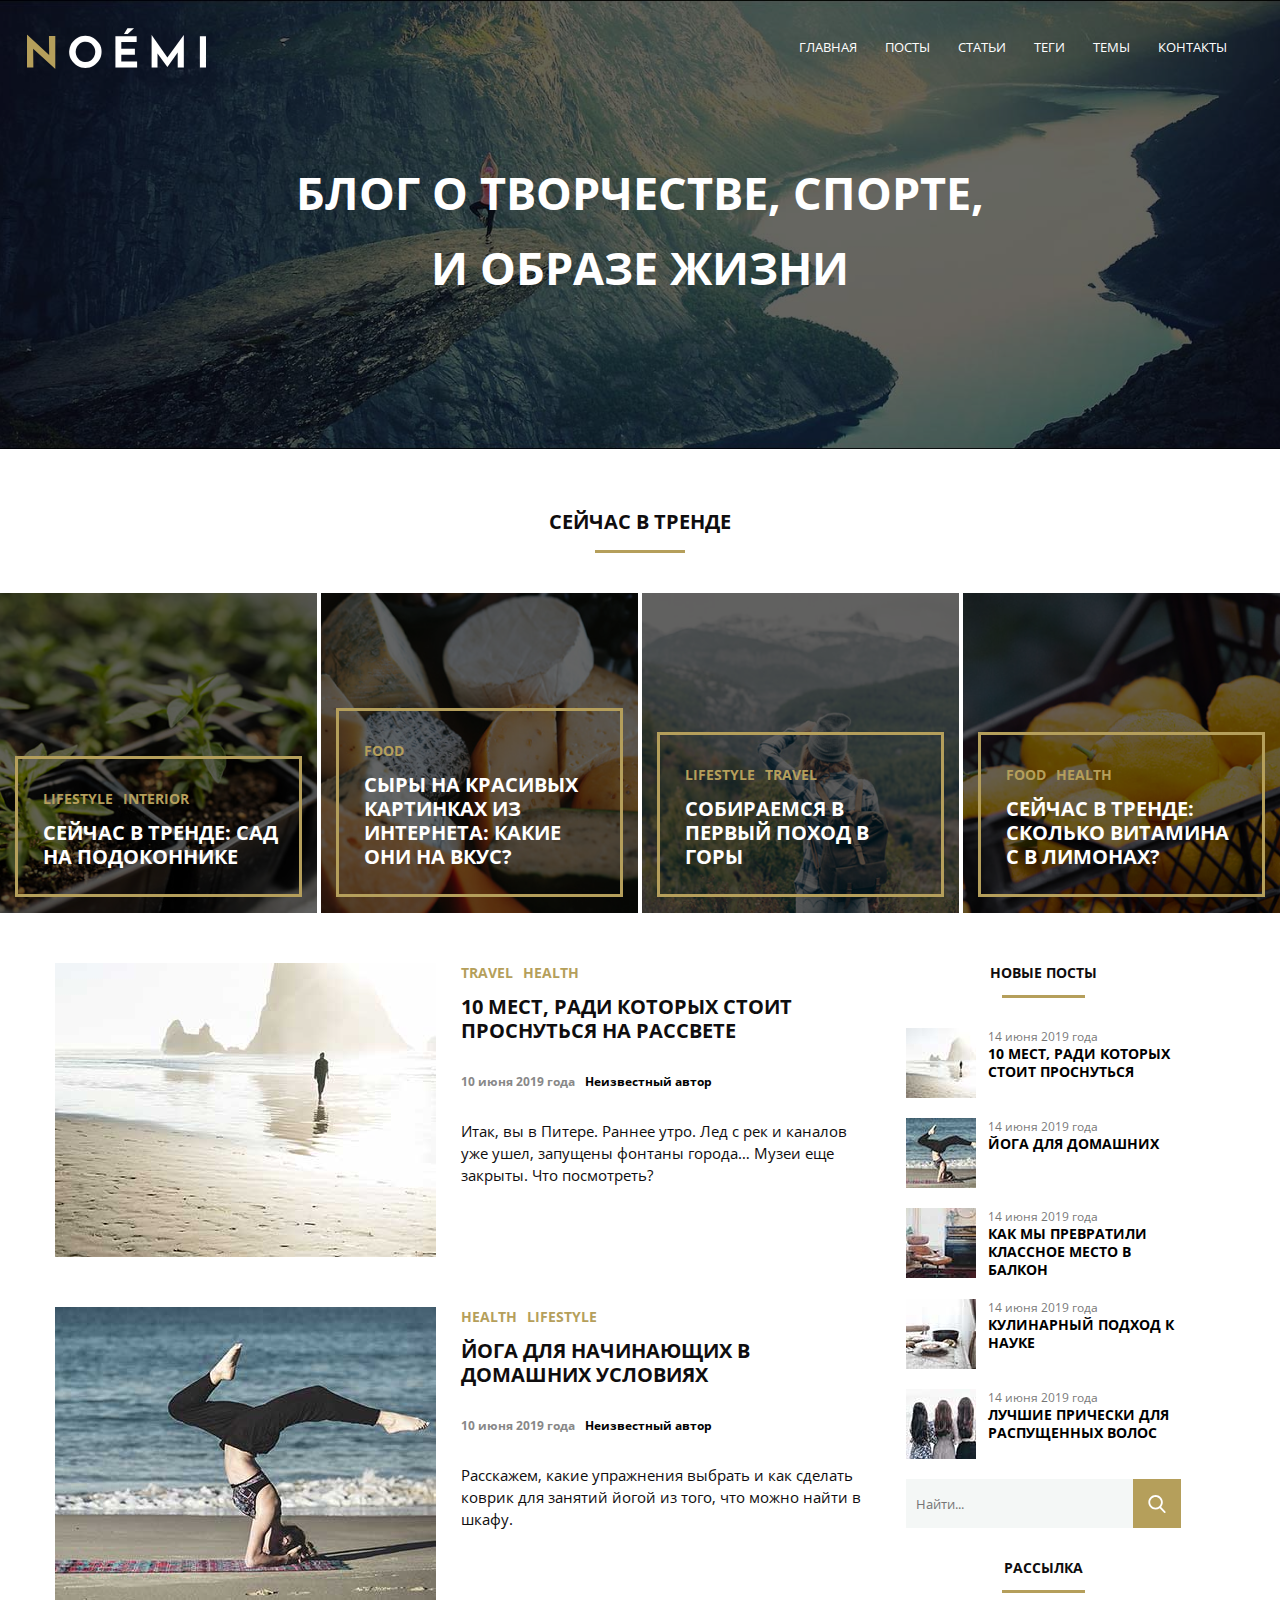
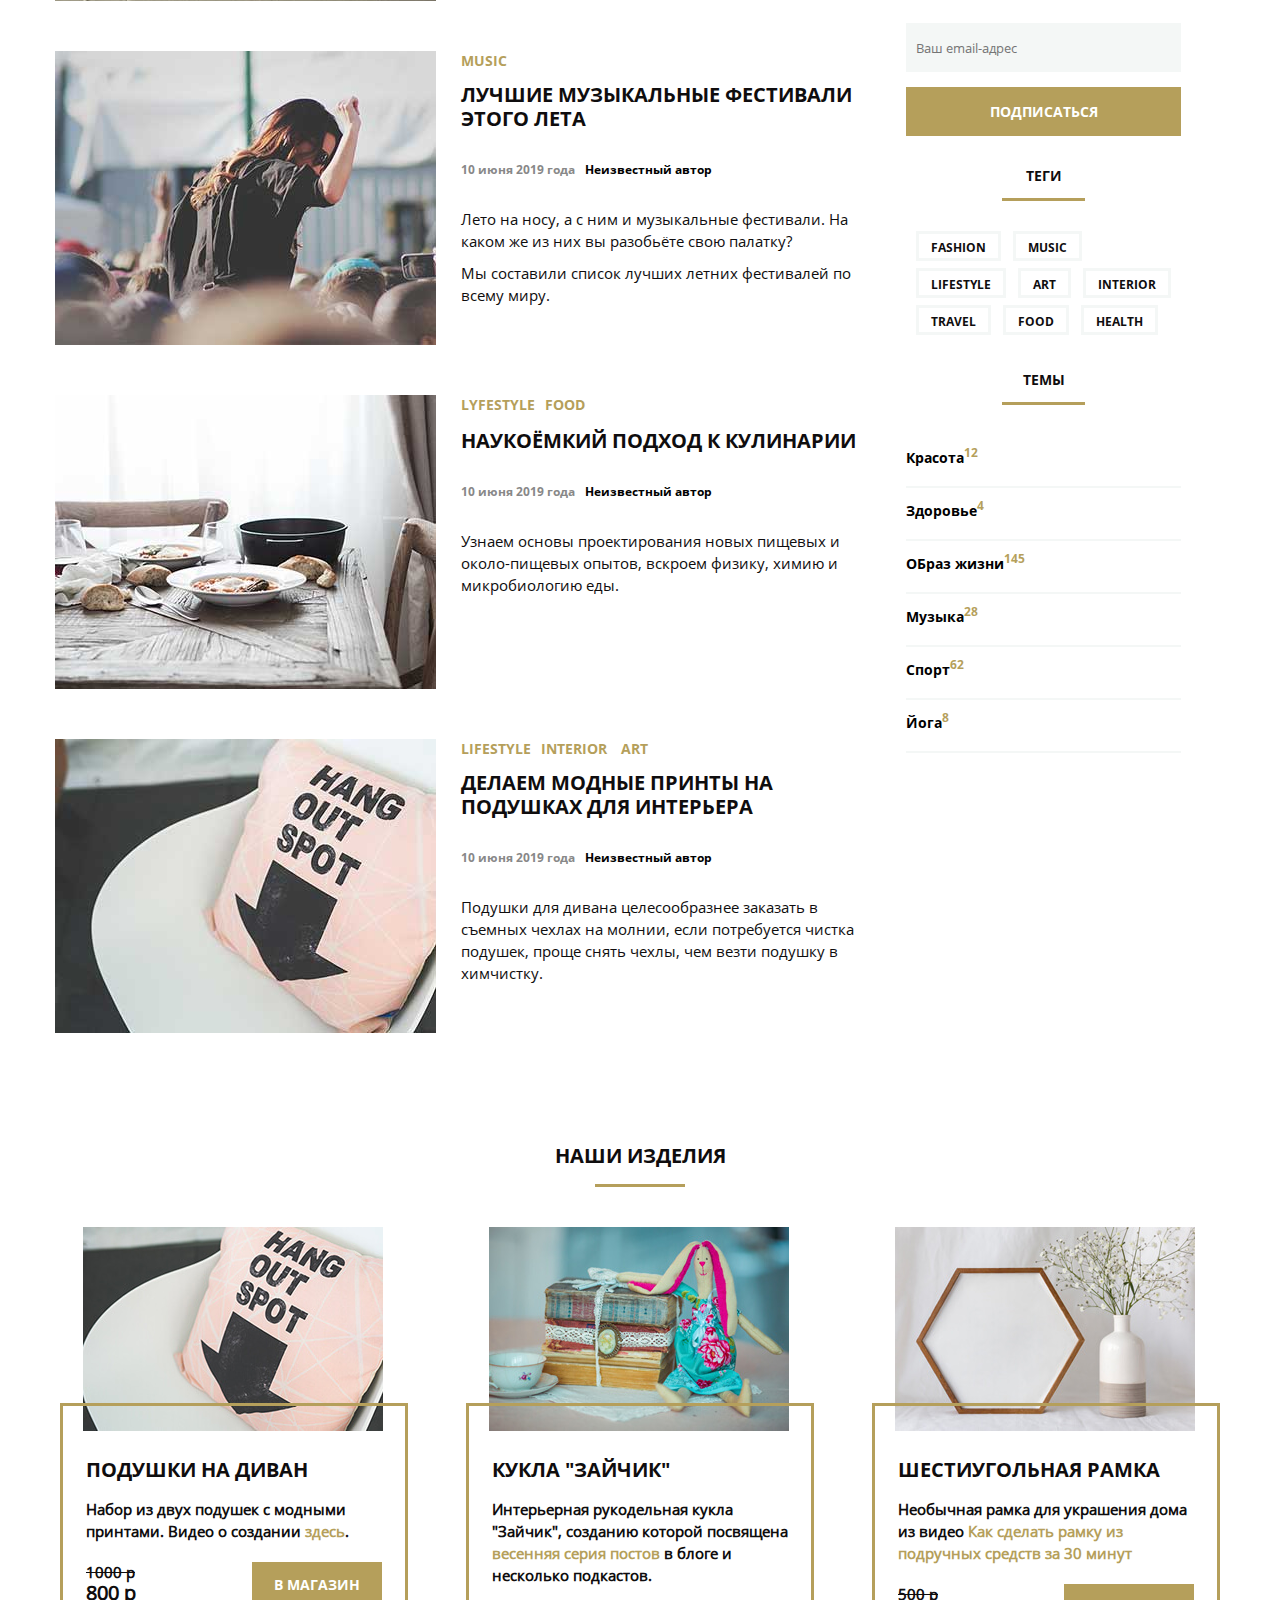
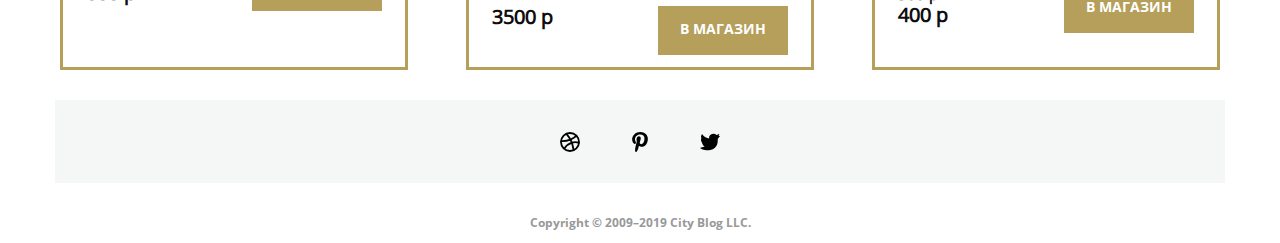
<file: index.html>
<!DOCTYPE html>
<html lang="en">

<head>
    <meta charset="UTF-8">
    <meta name="viewport" content="width=device-width, initial-scale=1.0">
    <link rel="stylesheet" href="css/font-awesome.min.css">
    <link rel="stylesheet" href="css/font-awesome.css">
    <link rel="stylesheet" href="css/style.css">
    <title>Document</title>
</head>

<body>
    <header class="header">
        <div class="container_header">
            <nav class="container_menu_logo_icon">
                <div class="container_menu_logo">
                    <a href="#"><img src="svg/noemi-logo.svg" class="logo" alt="Svg Image" width="179" height="41"></a>
                    <ul class="menu">
                        <li><a href="#" class="menu_item">Главная</a></li>
                        <li><a href="#" class="menu_item">Посты</a></li>
                        <li><a href="#" class="menu_item">Статьи</a></li>
                        <li><a href="#" class="menu_item">Теги</a></li>
                        <li><a href="#" class="menu_item">темы</a></li>
                        <li><a href="#" class="menu_item">контакты</a></li>
                    </ul>

                </div>
                <i class="fa fa-bars fa-2x" aria-hidden="true"></i>
            </nav>
            <h1 class="header_title">Блог о творчестве, спорте,
                и образе жизни</h1>
        </div>
    </header>

    <h2 class="title_after_header">СЕйчас в тренде</h2>


    <section class="trends">
        <section class="banner banner1">
            <div class="banner_line">
                <ul class="article_header">
                    <li><a href="#" class="banner_title_english">Lifestyle</a></li>
                    <li"><a href="#" class="banner_title_english">INTERIOR</a></li>
                </ul>
                <a href="#" class="banner_title_rus">
                    <h2>Сейчас в тренде: сад на подоконнике</h2>
                </a>
            </div>
        </section>
        <section class="banner banner2">
            <div class="banner_line">
                <ul class="article_header">
                    <li><a href="#" class="banner_title_english">Food</a></li>
                </ul>
                <a href="#" class="banner_title_rus">
                    <h2>сыры на красивых картинках из интернета:
                        какие они на вкус?</h2>
                </a>
            </div>
        </section>
        <section class="banner banner3">
            <div class="banner_line">
                <ul class="article_header">
                    <li><a href="#" class="banner_title_english">Lifestyle</a></li>
                    <li"><a href="#" class="banner_title_english">tRAVEL</a></li>
                </ul>
                <a href="#" class="banner_title_rus">
                    <h2>СОБИРАЕМСЯ В ПЕРВЫЙ
                        ПОХОД В ГОРЫ</h2>
                </a>
            </div>
        </section>
        <section class="banner banner4">
            <div class="banner_line">
                <ul class="article_header">
                    <li><a href="#" class="banner_title_english">food</a></li>
                    <li"><a href="#" class="banner_title_english">health</a></li>
                </ul>
                <a href="#" class="banner_title_rus">
                    <h2>Сейчас в тренде: сКОЛЬКО
                        ВИТАМИНА c В ЛИМОНАХ?</h2>
                </a>
            </div>
        </section>
    </section>

    <!-------------------------------- main_aside_left------------------------------------------------------>

    <div class="container_main">
        <main class="main_left_container">
            <article class="article">
                <img src="images/last-post1.jpg" alt="article_foto" class="article_foto">
                <div class="article_info">
                    <ul class="article_header">
                        <li><a href="#" class="article_header_item">Travel</a></li>
                        <li"><a href="#" class="article_header_item">Health</a></li>
                    </ul>
                    <h2><a href="#" class="article_title">10 мест, ради которых стоит
                            проснуться на рассвете</a></h2>
                    <div class="data_authou">
                        <div class="data">10 июня 2019 года</div>
                        <div class="author">Неизвестный автор</div>
                    </div>
                    <p>Итак, вы в Питере. Раннее утро. Лед с рек и каналов уже ушел, запущены
                        фонтаны города… Музеи еще закрыты. Что посмотреть? </p>
                </div>
            </article>

            <article class="article">
                <img src="images/last-post2.jpg" alt="article_foto" class="article_foto">
                <div class="article_info">
                    <ul class="article_header">
                        <li><a href="#" class="article_header_item">health</a></li>
                        <li"><a href="#" class="article_header_item">lifestyle</a></li>
                    </ul>
                    <h2><a href="#" class="article_title">ЙОга для начинающих в
                            домашних условиях</a></h2>
                    <div class="data_authou">
                        <div class="data">10 июня 2019 года</div>
                        <div class="author">Неизвестный автор</div>
                    </div>
                    <p>Расскажем, какие упражнения выбрать и как сделать коврик для занятий йогой
                        из того, что можно найти в шкафу.</p>
                </div>
            </article>

            <article class="article">
                <img src="images/last-post3.jpg" alt="article_foto" class="article_foto">
                <div class="article_info">
                    <ul class="article_header">
                        <li><a href="#" class="article_header_item">music</a></li>
                    </ul>
                    <h2><a href="#" class="article_title">Лучшие музыкальные
                            фестивали этого лета</a></h2>
                    <div class="data_authou">
                        <div class="data">10 июня 2019 года</div>
                        <div class="author">Неизвестный автор</div>
                    </div>
                    <p>Лето на носу, а с ним и музыкальные фестивали. На каком же из них вы
                        разобьёте свою палатку?</p>
                    <p>Мы составили список лучших летних фестивалей по всему миру.</p>
                </div>
            </article>
            <article class="article">
                <img src="images/last-post4.jpg" alt="article_foto" class="article_foto">
                <div class="article_info">
                    <ul class="article_header">
                        <li><a href="#" class="article_header_item">lyfestyle</a></li>
                        <li"><a href="#" class="article_header_item">food</a></li>
                    </ul>
                    <h2><a href="#" class="article_title">Наукоёмкий подход к
                            кулинарии</a></h2>
                    <div class="data_authou">
                        <div class="data">10 июня 2019 года</div>
                        <div class="author">Неизвестный автор</div>
                    </div>
                    <p>Узнаем основы проектирования новых пищевых и около-пищевых опытов, вскроем
                        физику, химию и микробиологию еды.</p>
                </div>
            </article>

            <article class="article">
                <img src="images/last-post5.jpg" alt="article_foto" class="article_foto">
                <div class="article_info">
                    <ul class="article_header">
                        <li><a href="#" class="article_header_item">Lifestyle</a></li>
                        <li"><a href="#" class="article_header_item">INTERIOR</a></li>
                            <li"><a href="#" class="article_header_item">art</a></li>
                    </ul>
                    <h2><a href="#" class="article_title">делаем модные принты на
                            подушках для интерьера</a></h2>
                    <div class="data_authou">
                        <div class="data">10 июня 2019 года</div>
                        <div class="author">Неизвестный автор</div>
                    </div>
                    <p>Подушки для дивана целесообразнее заказать в съемных чехлах на молнии, если
                        потребуется чистка подушек, проще снять чехлы, чем везти подушку в химчистку.</p>
                </div>
            </article>
        </main>
        <!-------------------------------------END_main_aside_right------------------------------------------------->
        <!-------------------------------- main_aside_right------------------------------------------------------>

        <aside class="aside_right_container">
            <h3 class="small_header">Новые посты</h3>
            <article class="article_small">
                <img src="images/2.jpg" alt="article_small_foto" width="70" height="70">
                <div class="article_small_info">
                    <div class="article_small_data">14 июня 2019 года</div>
                    <h4><a href="#" class="article_small_title">10 мест, ради которых
                            стоит проснуться</a></h4>
                </div>
            </article>

            <article class="article_small">
                <img src="images/151.jpg" alt="article_small_foto" width="70" height="70">
                <div class="article_small_info">
                    <div class="article_small_data">14 июня 2019 года</div>
                    <h4><a href="#" class="article_small_title">Йога для домашних</a></h4>
                </div>
            </article>
            <article class="article_small">
                <img src="images/45.jpg" alt="article_small_foto" width="70" height="70">
                <div class="article_small_info">
                    <div class="article_small_data">14 июня 2019 года</div>
                    <h4><a href="#" class="article_small_title">как мы превратили
                            классное место в балкон</a></h4>
                </div>
            </article>
            <article class="article_small">
                <img src="images/501.jpg" alt="article_small_foto" width="70" height="70">
                <div class="article_small_info">
                    <div class="article_small_data">14 июня 2019 года</div>
                    <h4><a href="#" class="article_small_title">Кулинарный подход
                            к науке</a></h4>
                </div>
            </article>
            <article class="article_small">
                <img src="images/7.jpg" alt="article_small_foto" width="70" height="70">
                <div class="article_small_info">
                    <div class="article_small_data">14 июня 2019 года</div>
                    <h4><a href="#" class="article_small_title">лучшие прически для
                            распущенных волос</a></h4>
                </div>
            </article>

            <!-----------------Форма поиска-->

            <form class="form_search">
                <input type="search" class="search__field" placeholder="Найти..." name="query" required>
                <button class="search__button"></button>
            </form>


            <h2 class="small_header">Рассылка</h2>
            <form action=""> <input type="search" class="search__field_email" placeholder="Ваш email-адрес" name="query"
                    required>
                <button class="button_subscribe">Подписаться</button>
            </form>



            <h2 class="small_header">Теги</h2>
            <!--------------Теги-->
            <li class="teg">
                <ul><a href="#" class="teg_item">Fashion</a></ul>
                <ul><a href="#" class="teg_item">MuSiC</a></ul>
                <ul><a href="#" class="teg_item">Lifestyle</a></ul>
                <ul><a href="#" class="teg_item">ART</a></ul>
                <ul><a href="#" class="teg_item">Interior</a></ul>
                <ul><a href="#" class="teg_item">travel</a></ul>
                <ul><a href="#" class="teg_item">FOOD</a></ul>
                <ul><a href="#" class="teg_item">HEALTH</a></ul>

            </li>


            <!--------------------------Темы----------------------------------------------------------------->

            <h4 class="small_header">Темы</h4>

            <ul class="tema_table">
                <li><a href="#" class="table_cell">Красота<sup class="table_index">12</sup></a></li>
                <li><a href="#" class="table_cell">Здоровье<sup class="table_index">4</sup></a></li>
                <li><a href="#" class="table_cell">ОБраз жизни<sup class="table_index">145</sup></a></li>
                <li><a href="#" class="table_cell">Музыка<sup class="table_index">28</sup></a></li>
                <li><a href="#" class="table_cell">Спорт<sup class="table_index">62</sup></a></li>
                <li><a href="#" class="table_cell">Йога<sup class="table_index">8</sup></a></li>
            </ul>

        </aside>
        <!-------------------------------------END_main_aside_right------------------------------------------------->
    </div>
    <!---------------------------------Наши изделия--------------------------------->
    <h2 class="title_after_header">Наши изделия</h2>

    <content class="content_container">

        <div class="content_item">
            <picture class="content_item_top">
                <source srcset="images/shop-item-mobile1.jpg" media="(max-width: 641px)">
                <source srcset=" images/shop-item-tablet1.jpg" media="(max-width: 1200px)" width="100%">
                <source srcset="images/shop-item-desk1.jpg">
                <img src="images/shop-item-desk1.jpg" alt="shop-item-desk1.jpeg">

            </picture>

            <div class=" content_item_bottom">
                <h3 class="content_item_bottom_head">подушки на диван</h3>
                <p class="content_item_bottom_title">Набор из двух подушек с модными принтами. Видео о создании <a
                        href="">здесь</a>.</p>
                <div class="content_item_top_shop">
                    <div class="content_item_top_price">
                        <span class="price_old">1000 p</span>
                        <span class="price_new">800 p</span>
                    </div>
                    <a href="#" class="button_shop">В магазин</a>
                </div>
            </div>

        </div>
        <div class="content_item">
            <picture class="content_item_top">
                <source srcset="images/shop-item-mobile2.jpg" media="(max-width: 641px)">
                <source srcset=" images/shop-item-tablet2.jpg" media="(max-width: 1200px)" width="100%">
                <source srcset="images/shop-item-desk2.jpg">
                <img src="images/shop-item-desk2.jpg" alt="Image description">
            </picture>
            <div class="content_item_bottom">
                <h3 class="content_item_bottom_head">кукла "зайчик"</h3>
                <p class="content_item_bottom_title">Интерьерная рукодельная кукла "Зайчик", созданию которой
                    посвящена <a href="">весенняя серия постов</a> в блоге и несколько подкастов.</p>
                <div class="content_item_top_shop">
                    <div class="content_item_top_price">
                        <span class="price_old"></span>
                        <span class="price_new">3500 p</span>
                    </div>
                    <a href="#" class="button_shop">В магазин</a>
                </div>
            </div>
        </div>
        <div class="content_item">
            <picture class="content_item_top">
                <source srcset="images/shop-item-mobile3.jpg" media="(max-width: 641px)">
                <source srcset=" images/shop-item-tablet3.jpg" media="(max-width: 1200px)" width="100%">
                <source srcset="images/shop-item-desk3.jpg">
                <img src="images/shop-item-desk3.jpg" alt="Image description">
            </picture>
            <div class=" content_item_bottom">
                <h3 class="content_item_bottom_head">шестиугольная рамка</h3>
                <p class="content_item_bottom_title">Необычная рамка для украшения дома из видео <a href="">Как
                        сделать рамку из подручных средств за 30 минут</a>
                </p>
                <div class="content_item_top_shop">
                    <div class="content_item_top_price">
                        <span class="price_old">500 p</span>
                        <span class="price_new">400 p</span>
                    </div>
                    <a href="#" class="button_shop">В магазин</a>
                </div>
            </div>
        </div>

    </content>

    <footer class="footer">
        <a href="#" class="footer_item dribbble"></a>
        <a href="#" class="footer_item pinterest"></a>
        <a href="#" class="footer_item twitter"></a>

    </footer>
    <p class="Copyright">Copyright © 2009–2019 City Blog LLC.</p>


    <!-----------------------------------------------Форма Popup----------------->
    <div class="popup">
        <div class="popup1">
            <form class="form_popup">
                <label for="popup1" class="popup-close"></label>
                <p class="form_title">Ваш фидбeк</p>
                <span class="text-span"> Как часто вы заходите на сайт?</span>
                <select class="select">
                    <option>Раз в месяц</option>
                    <option selected>Почти каждый день</option>
                    <option>Раз в год</option>
                </select>

                <span class="text-span">Вы подписаны на Email рассылку?</span>
                <div class="radio-group">
                    <label>
                        <input type="radio" class="input-group__control" name="Yes/No" checked>
                        <span class="radio-group-text">Да</span>
                    </label>
                    <label>
                        <input type="radio" class="input-group__control" name="Yes/No">
                        <span class="radio-group-text">Нет</span>
                    </label>
                </div>

                <span class="text-span">Расскажите, какой контент вы хотели бы видеть на нашем сайте?</span>
                <input type="text-input" placeholder="Может больше рецептов?" class="content">

                <a href="#" class="button_send">Отправить</a>



            </form>
        </div>

    </div>




</body>

</html>
</file>
<file: css/style.css>
/*---------------------------------Подключаю шрифты--------------------------------*/

@font-face {
    font-family: "OpenSansBold";
    src: url(../fonts/OpenSans-Bold.ttf) format("ttf");

}

@font-face {
    font-family: "OpenSansBold";
    src: url(../fonts/OpenSans-Bold.woff) format("woff");

}

@font-face {
    font-family: "OpenSansBold";
    src: url(../fonts/OpenSans-Bold.woff2) format("woff2");


}

@font-face {
    font-family: "OpenSansRegular";
    src: url(../fonts/OpenSans-Regular.ttf) format("ttf");

}

@font-face {
    font-family: "OpenSansRegular";
    src: url(../fonts/OpenSans-Regular.woff) format("woff");

}

@font-face {
    font-family: "OpenSansRegular";
    src: url(../fonts/OpenSans-Regular.woff2) format("woff2");

}

:root {
    --color-gray: #f4f7f6;
    --color-orange: #b59f5b;
    --color-black: #000000;
    --color-white: #ffffff;



}

* {
    box-sizing: border-box;
    padding: 0;
    margin: 0;
}

body {
    padding: 0;
    margin: 0;
}

/****************************Header****************************************************/

.container_header {
    position: relative;
    max-width: 1660px;
    height: 449px;
    margin-left: auto;
    margin-right: auto;
    background-image: url("../images/banner-bg.jpg");
    background-repeat: no-repeat;
    background-position: center center;
    background-size: cover;
}

.container_header::before {
    content: "";
    background-color: var(--color-black);
    opacity: 0.6;
    top: 0;
    left: 0;
    bottom: 0;
    right: 0;
    position: absolute;
    z-index: auto;
}

.container_menu_logo_icon {
    display: flex;
    position: relative;
    margin: auto;
    /* height: 41px;*/
    padding-left: 15px;
    padding-right: 15px;
    top: 28px;
    justify-content: space-between;
}

.container_menu_logo {
    display: flex;
    max-width: 1200px;
    margin-left: auto;
    margin-right: auto;
    justify-content: space-between;
    width: 100%;
}

.menu {
    display: flex;
    /* width: 462px;*/
    justify-content: space-between;
    list-style: none;

}

.menu_item {
    margin-left: 28px;
    font-family: "OpenSansRegular", sans-serif;
    font-size: 13px;
    line-height: 38px;
    font-weight: 400;
    text-transform: uppercase;
    color: var(--color-white);
    text-decoration: none;

}



.header_title {
    position: relative;
    margin-top: 110px;
    margin-right: auto;
    margin-left: auto;
    /* display: flex;
    justify-content: center;*/
    text-align: center;
    max-width: 690px;
    /* padding-left: 400px;
    padding-right: 400px;*/
    width: 100%;
    font-family: 'OpenSansBold', sans-serif;
    font-size: 45px;
    line-height: 75px;
    font-weight: 700;
    text-transform: uppercase;
    color: var(--color-white);

}

i {
    color: var(--color-white);

}

.fa-bars {
    visibility: hidden;

}

/****************************Header_end****************************************************/
/****************************Заголовой "Сейчас в тренде************************************/

.title_after_header {
    text-align: center;
    margin-top: 59px;
    font-family: 'OpenSansBold', sans-serif;
    font-size: 20px;
    font-weight: 800;
    text-transform: uppercase;
    color: #0f0d0e;
    padding-bottom: 10px;
    margin-bottom: 30px;
}

.title_after_header::after {
    content: "";
    display: block;
    height: 3px;
    background-color: var(--color-orange);
    width: 7%;
    margin: 15px auto 0;
}

/****************************TREND****************************************************/
.trends {
    width: 100%;
    display: flex;
    flex-wrap: wrap;
    gap: 4px;
    margin-bottom: 50px;
    padding: 0 0 0 0;
    margin-left: auto;
    margin-right: auto;
}

.banner {
    position: relative;
    display: flex;
    flex-wrap: wrap;
    width: calc(25% - 3px);
    min-height: 320px;
    align-items: flex-end;
    justify-content: center;
    padding-right: 1.2%;
    padding-bottom: 16px;
    padding-left: 1.2%;
    background-repeat: no-repeat;
    background-position: center center;
    background-size: cover;
}


.banner1 {
    background-image: url(../images/trend1.jpg);

}

.banner2 {
    background-image: url(../images/trend2.jpg);

}

.banner3 {
    background-image: url(../images/trend3.jpg);
}


.banner4 {
    background-image: url(../images/trend4.jpg);
}

.banner::before {
    content: "";
    background-color: var(--color-black);
    opacity: 0.6;
    top: 0;
    left: 0;
    bottom: 0;
    right: 0;
    position: absolute;
    z-index: auto;
}

.banner_line {
    position: relative;
    width: 100%;
    border: 3px solid var(--color-orange);
    padding-right: 15px;
    padding-bottom: 25px;
    padding-left: 25px;
    padding-top: 30px;

}

.banner_title_english {
    padding-right: 10px;
    list-style: none;
    text-decoration: none;
    font-family: 'OpenSansBold', sans-serif;
    font-size: 14px;
    font-weight: 700;
    text-transform: uppercase;
    color: var(--color-orange);
}

.banner_title_rus {
    list-style: none;
    text-decoration: none;
}

.banner_title_rus h2 {
    font-family: 'OpenSansBold', sans-serif;
    font-size: 20px;
    line-height: 24px;
    font-weight: 700;
    text-transform: uppercase;
    color: var(--color-white);

}

/***************************************main Левый и правый контейнеры********************************************/
.container_main {
    /* width: 100%;*/
    max-width: 1200px;
    display: flex;
    justify-content: space-around;
    margin-bottom: 30px;
    margin-left: auto;
    margin-right: auto;
    padding-left: 15px;
    padding-right: 15px;

}

.main_left_container {
    width: 69%;

}

.aside_right_container {
    width: 275px;
    margin-left: auto;
    margin-right: auto;

}

/*-------------------------------------aside_left_container----------------------------*/
.article {
    display: flex;
    margin-left: auto;
    align-items: start;
    gap: 25px;
    margin-bottom: 50px;
    /* width: 793px;*/
}

.article_foto {
    width: 381px;

}


.article_header {
    display: flex;
    list-style: none;
    margin-bottom: 13px;

}

.article_header_item {
    padding-right: 10px;
    font-family: 'OpenSansBold', sans-serif;
    font-size: 14px;
    font-weight: 700;
    text-transform: uppercase;
    color: var(--color-orange);
    text-decoration: none;
}

.article_title {
    display: inline-block;
    font-family: "OpenSansBold", sans-serif;
    font-size: 20px;
    line-height: 24px;
    font-weight: 700;
    text-transform: uppercase;
    color: #0f0d0e;
    margin-bottom: 30px;
    text-decoration: none;
}

.data_authou {
    display: flex;
    margin-bottom: 30px;
}

.data {
    font-family: 'OpenSansBold', sans-serif;
    font-size: 12px;
    font-weight: 400;
    color: #888888;
    margin-right: 10px;

}

.author {
    font-family: 'OpenSansBold', sans-serif;
    font-size: 12px;
    font-weight: 700;
    color: #000000;

}

.article_info p {
    text-align: left;
    font-family: 'OpenSansRegular', sans-serif;
    font-size: 15px;
    line-height: 22px;
    font-weight: 400;
    color: #0f0d0e;
    margin-bottom: 10px;
}

/*-------------------------------------aside_right_container----------------------------*/
/*-------------------------------------Заголовок  правого контейнера----------------------------*/
.small_header {
    text-align: center;
    font-family: 'OpenSansBold', sans-serif;
    font-size: 14px;
    font-weight: 700;
    text-transform: uppercase;
    color: #0f0d0e;

}

.small_header::after {
    content: "";
    display: block;
    height: 3px;
    background-color: var(--color-orange);
    width: 30%;
    margin: 13px auto 30px;
}


/*-------------------------------------aside_right_container статьи--------------------*/

.article_small {
    display: flex;
    align-items: start;
    gap: 12px;
    margin-bottom: 20px;
    /*  width: 271px;*/
}


.article_small_data {
    margin-top: 0;
    opacity: 0.54;
    font-family: 'OpenSansRegular', sans-serif;
    font-size: 12px;
    font-weight: 400;
    color: var(--color-black);
}

.article_small_title {
    font-family: 'OpenSansBold', sans-serif;
    font-size: 14px;
    line-height: 18px;
    font-weight: 700;
    text-transform: uppercase;
    text-decoration: none;
    color: var(--color-black);
}

/* ----------------------------------search__group -----------------------------------------*/
.form_search {
    display: flex;
    justify-content: space-between;
    margin-bottom: 30px;
    width: 100%;

}

.search__field {
    width: 100%;
    height: 49px;
    background-color: var(--color-gray);
    padding-left: 10px;
    font-family: 'OpenSansRegular', sans-serif;
    font-size: 13px;
    font-weight: 400;
    border: 0;


}

.search__button {
    min-width: 48px;
    height: 49px;
    background-color: var(--color-orange);
    background-image: url('../svg/search.svg');
    background-size: 18px;
    background-repeat: no-repeat;
    background-position: center center;
    border: 0;

}

.search__field_email {
    width: 100%;
    height: 49px;
    background-color: var(--color-gray);
    padding-left: 10px;
    font-family: 'OpenSansRegular', sans-serif;
    font-size: 13px;
    font-weight: 400;
    margin-bottom: 15px;
    border: 0;


}

.button_subscribe {
    width: 100%;
    height: 49px;
    background-color: var(--color-orange);
    font-family: 'OpenSansBold', sans-serif;
    font-size: 14px;
    font-weight: 700;
    text-transform: uppercase;
    color: var(--color-white);
    margin-bottom: 30px;
    border: 0;


}

/*---------------------------------teg---------------------------*/
.teg {
    display: flex;
    flex-wrap: wrap;
    justify-content: start;
    gap: 2px;
    margin-bottom: 30px;
}

.teg_item {
    display: inline-block;
    height: 30px;
    font-family: 'OpenSansBold', sans-serif;
    font-size: 12px;
    font-weight: 800;
    text-transform: uppercase;
    color: #0f0d0e;
    border: 3px solid var(--color-gray);
    padding: 5px 12px 12px;
    margin-left: 10px;
    margin-bottom: 5px;
    text-decoration: none;

}

/*-----------------------------------Темы---------------------------*/

.tema_table {
    list-style: none;

}

.tema_table li {
    border-bottom: 2px solid var(--color-gray);
}

.table_cell {
    display: block;
    font-family: 'OpenSansBold', sans-serif;
    font-size: 14px;
    font-weight: 700;
    color: var(--color-black);
    text-decoration: none;
    margin-bottom: 15px;

}

.table_index {
    font-family: 'OpenSansBold', sans-serif;
    font-size: 12px;
    line-height: 36px;
    font-weight: 700;
    color: var(--color-orange);
}

/*.tema_table_hr {
    margin-top: 12px;
    border: 1.5px solid var(--color-gray);

}*/

/*------------------------------------------Наши продукты-------------------------------*/

.content_container {
    width: 100%;
    display: flex;
    justify-content: center;
    flex-wrap: wrap;
    margin-bottom: 30px;
    /*padding-left: 15%;
    padding-right: 15%;*/
    margin-left: auto;
    margin-right: auto;
    gap: 58px;

}

.content_item {
    width: 348px;
}

.content_item_top {
    width: 100%;
    padding-right: 23px;
    padding-left: 23px;


}

.content_item_bottom {
    position: relative;
    width: 100%;
    min-height: 267px;
    border: 3px solid var(--color-orange);
    margin-top: -32px;
    padding: 50px 23px 0 23px;
    z-index: 2;
}

.content_item_bottom_head {
    font-family: 'OpenSansBold', sans-serif;
    font-size: 20px;
    font-weight: 700;
    text-transform: uppercase;
    color: #0f0d0e;
    margin-bottom: 15px;

}

.content_item_bottom_title {
    font-family: 'OpenSansRegular', sans-serif;
    font-size: 15px;
    line-height: 22px;
    font-weight: 800;
    color: #0f0d0e;
    margin-bottom: 20px;

}

.content_item_bottom_title a {
    color: var(--color-orange);
    text-decoration: none;
}

.content_item_top_shop {
    display: flex;
    justify-content: space-between;
    margin-bottom: 10px;

}

.content_item_top_price {
    display: flex;
    flex-direction: column;
}

.price_old {
    font-family: 'OpenSansRegular';
    font-size: 15px;
    font-weight: 800;
    text-decoration: line-through;
    color: #0f0d0e;
}

.price_new {
    font-family: 'OpenSansRegular', sans-serif;
    font-size: 20px;
    line-height: 22px;
    font-weight: 800;
    color: #0f0d0e;
}

.button_shop {
    text-align: center;
    width: 130px;
    height: 49px;
    background-color: var(--color-orange);
    font-family: 'OpenSansBold', sans-serif;
    font-size: 14px;
    line-height: 45px;
    font-weight: 700;
    text-transform: uppercase;
    color: var(--color-white);
    text-decoration: none;
}


/*---------------------------footer------------------------------------------------------*/
.footer {
    display: flex;
    justify-content: center;
    margin-right: auto;
    margin-left: auto;
    width: 1170px;
    height: 83px;
    gap: 50px;
    background-color: var(--color-gray);
    margin-bottom: 20px;
}

.footer_item {
    width: 20px;
    background-repeat: no-repeat;
    background-position: center center;
}

.dribbble {
    background-image: url(../svg/001-dribbble.svg);

}

.pinterest {
    background-image: url(../svg/001-pinterest.svg);

}

.twitter {
    background-image: url(../svg/004-twitter.svg);

}

.Copyright {
    display: block;
    text-align: center;
    font-family: 'OpenSansBold', sans-serif;
    font-size: 12px;
    line-height: 40px;
    font-weight: 700;
    color: #999999;
}



/*--------------------------end_footer----------------------------------------------------*/

/*--------------------------------------Медиа запросы------------------------------------------------------*/

@media screen and (min-width: 641px) and (max-width: 1200px) {

    .container_header {
        background-image: url("../images/banner-bg-tablet.jpg");
        height: 392px;

    }

    .container_menu_logo_icon {
        padding-left: 4%;
        padding-right: 4%;
    }

    .container_menu_logo {
        margin-left: 0px;
    }

    .header_title {
        /* padding-right: 10%;
        padding-left: 10%;*/
        max-width: 620px;
        font-size: 40px;
        line-height: 55px;
        font-weight: 700;

    }

    .menu {
        display: none;
    }

    .fa-bars {
        visibility: visible;
    }

    /*-----------------------------------Тренды-------------------------------------------------------------------*/
    .banner {
        width: calc(50% - 2px);
        height: 247px;
        padding-right: 2.4%;
        padding-left: 2.4%;

    }

    .banner_line {
        padding-left: 4.2%;
        padding-right: 4.2%;

    }

    .banner_title_rus {
        font-size: 17px;
        line-height: 20px;
    }

    .banner_title_english {
        font-size: 14px;
    }

    /*---------------------------------------------------Статьи-------------------------------------------------*/



    /*.aside_left_container {
        flex-direction: column;
        width: 55%;
        margin-left: auto;
        margin-right: auto;

    }*/

    .aside_right_container {
        margin-left: 20px;


    }

    .article {
        width: 100%;
        flex-wrap: wrap;
        justify-content: center;
        align-items: start;
        margin-bottom: 50px;
    }

    .article_foto {
        width: 100%;


    }

    .article_info::after {
        content: "";
        display: block;
        height: 3px;
        background-color: var(--color-gray);
        width: 100%;
        margin: 15px auto 0;
    }

    .content_container {
        justify-content: left;
        padding-left: 4%;
        padding-right: 4%;
        gap: 3%;
    }

    .content_item {
        width: 48%;
        margin-bottom: 20px;

    }

    .content_item_top {
        display: block;
    }

    .footer {
        width: 92%;
    }

}

@media screen and (min-width: 641px) and (max-width: 1200px) and (orientation: landscape) {

    .banner {
        width: calc(25% - 3px);
    }

}



/*--------------------------------------Медиа запросы (min-width: 360px) and (max-width: 640px)-------------------------*/

@media screen and (min-width: 360px) and (max-width: 640px) {

    .container_header {
        background-image: url("../images/banner-mobile.jpg");
        height: 639px;
    }

    .container_menu_logo {
        margin-left: 43px;
        margin-right: 0px;
        padding-top: 197px;
        justify-content: center;
    }

    .menu {
        display: none;
    }


    .fa-bars {
        visibility: visible;
    }

    .logo {
        width: 269px;
        height: 61px;

    }

    .header_title {
        max-width: 280px;
        font-size: 26px;
        line-height: 36px;
        font-weight: 700;
        margin-top: 65px;

    }


    /*---------------------------------------Баннеры-----------------------------*/
    .banner {
        width: 100%;
        padding-right: 4.2%;
        padding-left: 4.2%;
        margin-bottom: 1px;
    }

    .banner_line {
        padding-left: 4.2%;
        padding-right: 4.2%;
    }

    .banner_title_rus {
        font-size: 16px;
        line-height: 20px;
    }

    .banner_title_english {
        font-size: 14px;
    }

    /*--------------------------------------------Main--------------------------------*/

    .container_main {
        flex-direction: column;
    }

    .article {
        flex-direction: column;
        width: 100%;
        margin-bottom: 20px;
    }

    .main_left_container,
    .aside_right_container {
        width: 100%;
        /*padding-left: 16px;
        padding-right: 16px;*/

    }


    .article_foto {
        width: 100%;
        background-repeat: no-repeat;
        background-position: center center;
        background-size: cover;

    }

    .article_info {
        display: flex;
        flex-direction: column;
        justify-content: flex-start;

    }

    .article_title {
        font-size: 16px;
        line-height: 20px;
        margin-bottom: 20px;
    }

    .data_authou {
        font-size: 14px;
        line-height: 20px;
        margin-bottom: 20px;
    }

    .article_info::after {
        content: "";
        display: block;
        height: 3px;
        background-color: var(--color-gray);
        width: 100%;
        margin: 15px auto 0;
    }

    /*-----------------Форма поиска, ввод e-mail, кнопка подписаться------------------------*/

    .form_search {
        display: flex;
        width: 100%;
        justify-content: space-between;
        margin-bottom: 30px;
    }

    .search__field {
        width: 100%;

    }

    .small_header {
        width: 100%;
    }

    .search__field_email {
        width: 100%;
    }

    .button_subscribe {
        width: 100%;
    }

    /*-----------------Теги, Темы------------------------*/

    .teg {
        width: 100%;
    }

    .tema_table {
        width: 100%;
    }

    /*-----------------Наши работы------------------------*/

    .title_after_header {
        font-size: 16px;
    }

    .title_after_header::after {
        width: 20%;
    }

    .content_container {
        padding-left: 5.8%;
        padding-right: 5.8%;
    }

    .content_item {
        width: 100%;
        margin-bottom: 20px;

    }

    .content_item_top {
        display: block;
    }

    .content_item_top img {
        width: 100%;
    }


    /*-----------------------footer-----------------*/
    .footer {
        width: 88%;
    }
}

@media screen and (min-width: 360px) and (max-width: 640px) and (orientation: landscape) {

    .banner {
        width: calc(50% - 2px);

    }

}

/*----------------------------------------Форма POPUP-----------------------------------*/

.popup {
    display: none;
}

.popup1 {
    position: fixed;
    display: none;
    width: 100%;
    height: 100%;
    left: 0;
    top: 0;
    background: rgba(0, 0, 0, 0.5);
    display: flex;
    justify-content: center;
    align-items: center;

}

.form_popup {
    position: relative;
    width: 300px;
    padding: 30px 15px 15px 15px;
    background-color: var(--color-white);

}

.popup-close {
    position: absolute;
    top: -20px;
    right: 0px;
    display: block;
    width: 20px;
    height: 20px;
    background-image: url("../svg/form-x.svg");
    background-repeat: no-repeat;
}

.form_popup p {
    text-align: center;
    font-family: 'OpenSansBold', sans-serif;
    color: var(--color-black);
    font-size: 15px;
    line-height: 10px;
    font-weight: 700;
    text-transform: uppercase;
    color: var(--color-black);
}

.form_popup p::after {
    content: "";
    display: block;
    height: 3px;
    background-color: var(--color-orange);
    width: 25%;
    margin: 15px auto;
    margin-bottom: 20px;
}

.form_popup span {
    font-family: 'OpenSansRegular', sans-serif;
    color: var(--color-black);
    font-size: 12px;


}

.select {
    display: block;
    width: 100%;
    height: 45px;
    background-color: var(--color-gray);
    background-image: url("../svg/form-arrows.svg");
    background-repeat: no-repeat;
    background-size: 12px;
    background-position: right 10px bottom 15px;
    padding-left: 20px;
    margin: 0;
    font-family: 'OpenSansRegular', sans-serif;
    font-size: 10px;
    color: var(--color-black);
    border: 0;
    margin-bottom: 20px;
    margin-top: 5px;
    -webkit-appearance: none;
    -moz-animation: none;

}

.input-group__control {
    display: none;
    margin-right: 40px;
    margin-bottom: 40px;
}

.radio-group-text::before {
    content: "";
    display: inline-block;
    vertical-align: middle;
    margin-right: 10px;
    width: 20px;
    height: 20px;
    background-image: url(../svg/form-empty-circle.svg);
    background-repeat: no-repeat;
    background-position: center center;
    background-size: 20px;


}

.radio-group {
    margin-bottom: 20px;
}

.input-group__control:checked+.radio-group-text::before {
    background-image: url(../svg/form-circle.svg);

}

.content {
    width: 100%;
    height: 150px;
    padding-left: 10px;
    background-color: var(--color-gray);
    margin-bottom: 10px;
    border: none;
    font-family: 'OpenSansRegular', sans-serif;
    font-size: 10px;
    color: var(--color-black);

}

.button_send {
    display: block;
    text-align: center;
    background-color: var(--color-orange);
    width: 100%;
    height: 45px;
    font-family: 'OpenSansBold', sans-serif;
    color: var(--color-black);
    font-size: 12px;
    line-height: 40px;
    font-weight: 700;
    text-decoration: none;
    text-transform: uppercase;
    color: var(--color-white);
}
</file>
